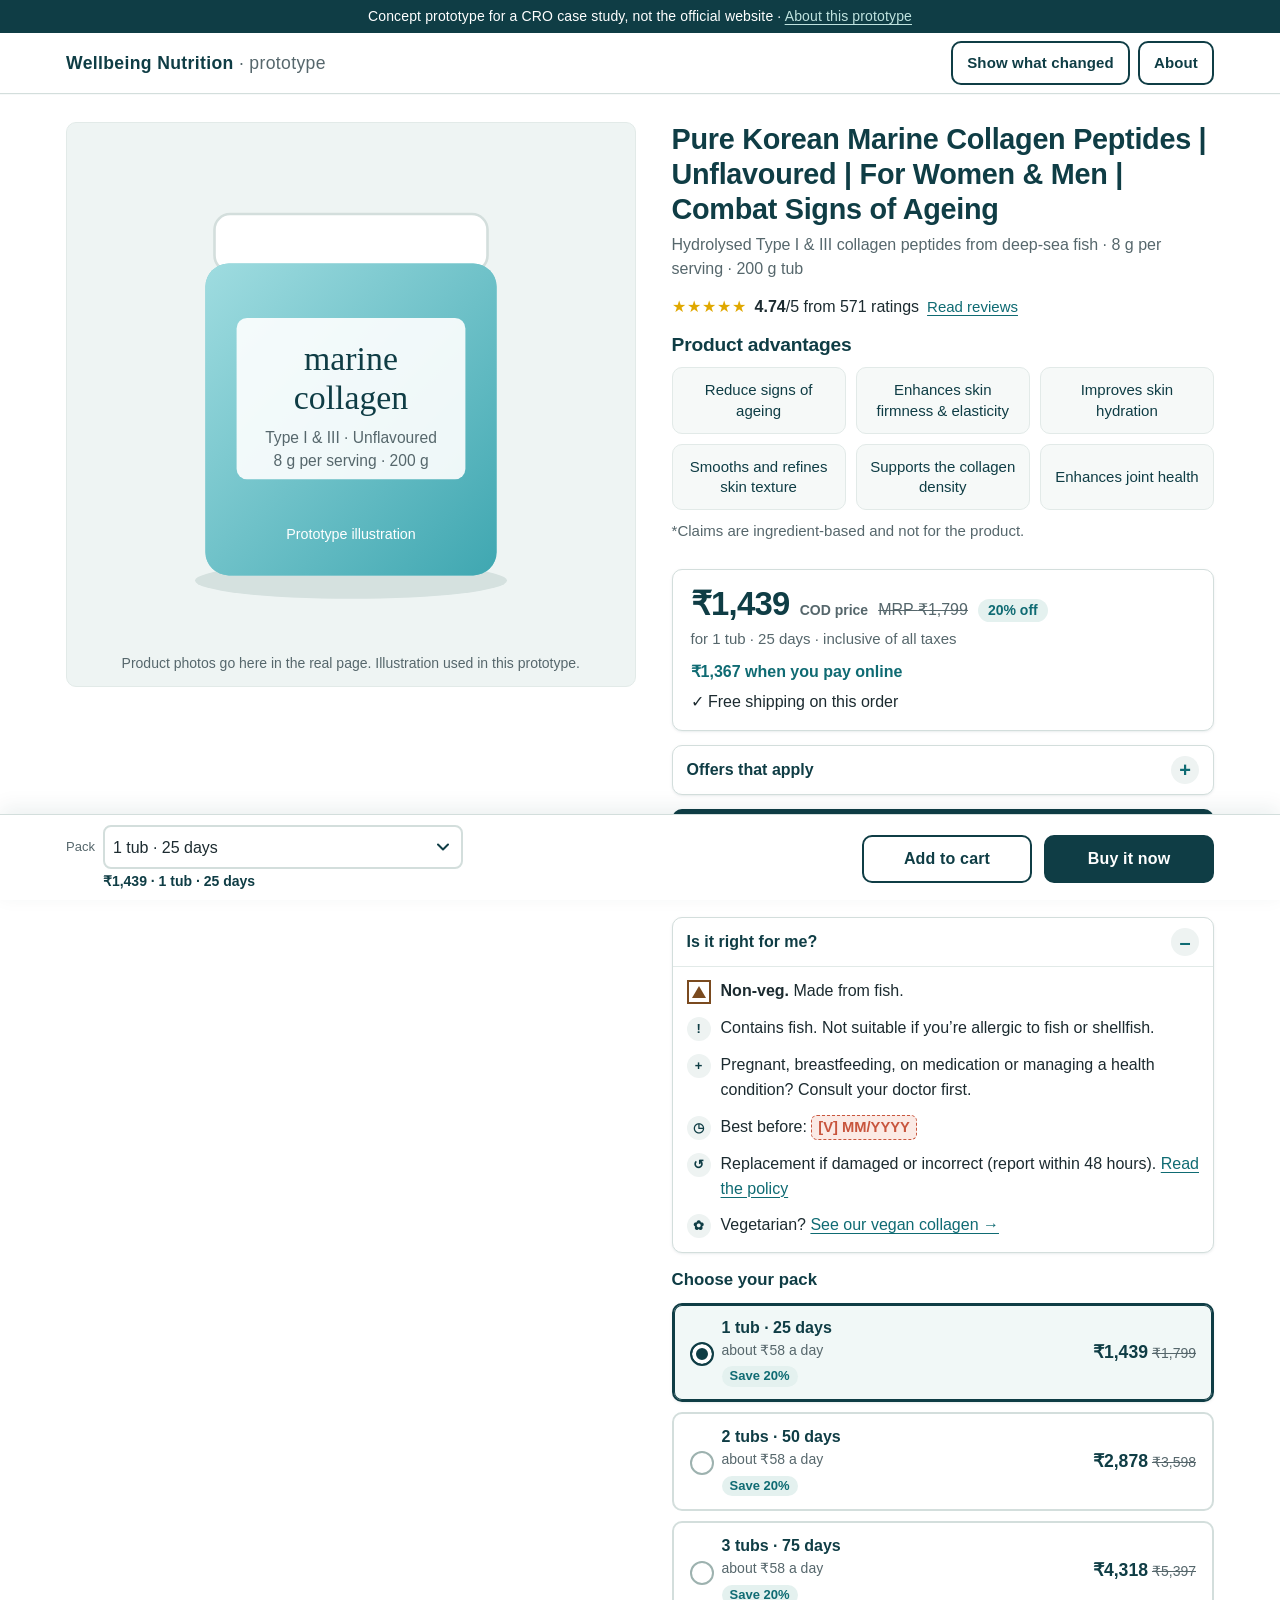
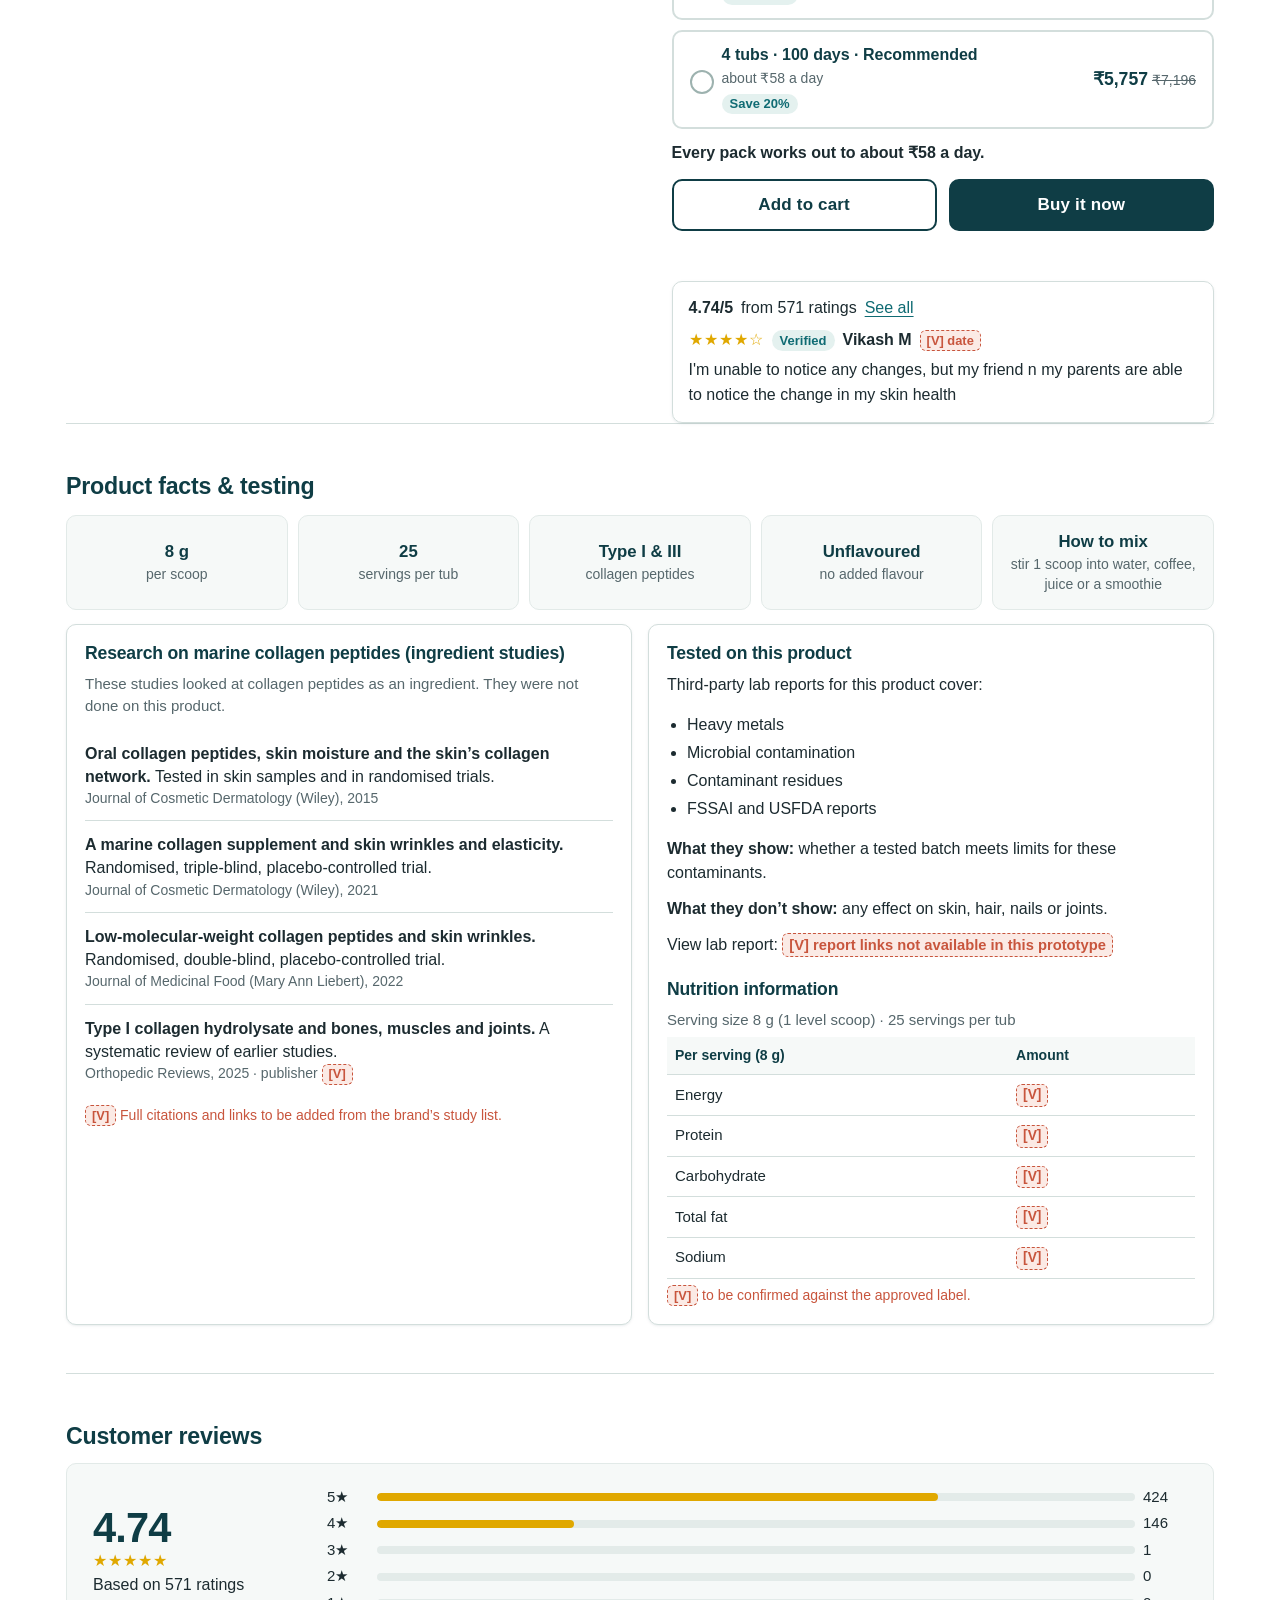
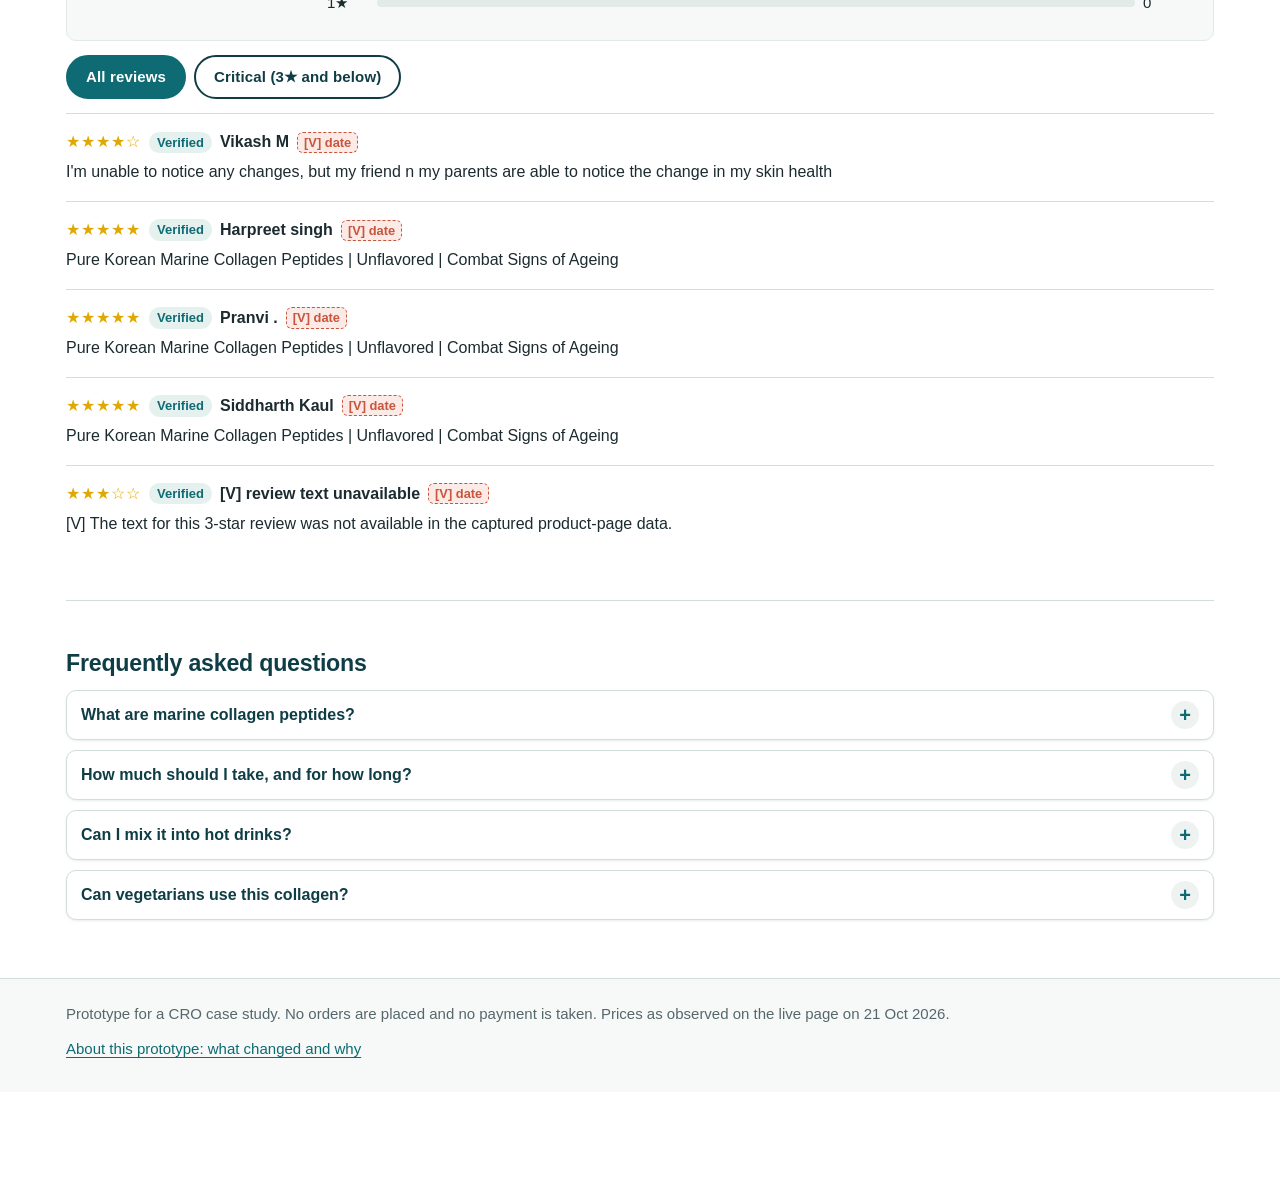
<file: index.html>
<!doctype html>
<html lang="en">
<head>
<meta charset="utf-8">
<meta name="viewport" content="width=device-width, initial-scale=1">
<title>Pure Korean Marine Collagen Peptides for Women &amp; Men · Improved product page (prototype)</title>
<meta name="description" content="CRO case-study prototype of an improved product page. Not the official website.">
<link rel="stylesheet" href="css/styles.css">
</head>
<body class="has-sticky">

<div class="proto-note">Concept prototype for a CRO case study, not the official website · <a href="about.html">About this prototype</a></div>

<header class="site-header">
  <div class="wrap">
    <a class="brand" href="index.html">Wellbeing Nutrition <span style="font-weight:400;color:#56676C">· prototype</span></a>
    <div class="header-actions">
      <button type="button" class="btn btn-secondary btn-small" id="toggle-changes" aria-pressed="false">Show what changed</button>
      <a class="btn btn-secondary btn-small" href="about.html">About</a>
    </div>
  </div>
</header>

<main class="wrap">
  <div class="product">

    <!-- 1. Gallery -->
    <figure class="gallery" style="margin:0">
      <img src="img/tub.svg" width="400" height="400" alt="Illustration of a 200 g tub of unflavoured Korean marine collagen peptides">
      <figcaption>Product photos go here in the real page. Illustration used in this prototype.</figcaption>
    </figure>

    <div class="buybox">
      <details class="chg">
        <summary><span class="chg-num">1</span>Fixes to the current page</summary>
        <div class="chg-body">
          <p><b>What changed:</b> removed “Only 13237 left in stock”, the “might run Out of Stock” exit pop-up, the “allergen-free” claim, the “Clinically Proven” badge, the “Backed by 20+ Clinical Studies” line and all absorption multipliers (4x, 1.5x, 5x); corrected journal publishers; Buy It Now now goes straight to checkout.</p>
          <p style="margin:0"><b>Friction addressed:</b> Friction 1 (the evidence isn’t believable) and Friction 3 (checkout adds pressure). These are factual and compliance fixes, so they ship without testing.</p>
        </div>
      </details>

      <!-- 2. Title -->
      <div>
        <h1>Pure Korean Marine Collagen Peptides | Unflavoured | For Women &amp; Men | Combat Signs of Ageing</h1>
        <p class="subtitle">Hydrolysed Type I &amp; III collagen peptides from deep-sea fish · 8 g per serving · 200 g tub</p>
      </div>

      <!-- 3. Rating -->
      <div class="rating-line">
        <span class="stars" aria-hidden="true">★★★★★</span>
        <span><b id="avg-inline">4.74</b>/5 from <span id="count-inline">571</span> ratings</span>
        <a href="#reviews">Read reviews</a>
      </div>

      <!-- 4. Product advantages -->
      <section aria-labelledby="benefits-h">
        <h2 id="benefits-h">Product advantages</h2>
        <ul class="benefits">
          <li>Reduce signs of ageing</li>
          <li>Enhances skin firmness &amp; elasticity</li>
          <li>Improves skin hydration</li>
          <li>Smooths and refines skin texture</li>
          <li>Supports the collagen density</li>
          <li>Enhances joint health</li>
        </ul>
        <p class="disclaimer" style="margin-top:10px">*Claims are ingredient-based and not for the product.</p>
      </section>

      <!-- 4. Price -->
      <details class="chg">
        <summary><span class="chg-num">4</span>Price and offer block</summary>
        <div class="chg-body">
          <p><b>What changed:</b> one headline price everyone pays (the COD price), the online price shown directly beneath instead of only at the payment step, all offers gathered in one “Offers that apply” block, and free shipping shown on the page.</p>
          <p style="margin:0"><b>Friction addressed:</b> the unclear final price (about eight offer messages; best price shown only at payment).</p>
        </div>
      </details>
      <section class="price-block" aria-label="Price">
        <div class="price-row">
          <span class="price-now" id="price-now">₹1,439</span>
          <span class="price-type">COD price</span>
          <span class="price-mrp">MRP <s id="price-mrp">₹1,799</s></span>
          <span class="price-off">20% off</span>
        </div>
        <p class="per-pack-note" id="price-pack">for 1 tub · 25 days · inclusive of all taxes</p>
        <p class="price-online" id="price-online">₹1,367 when you pay online</p>
        <p class="price-ship">✓ Free shipping on this order</p>
      </section>

      <!-- 5. Offers -->
      <details class="panel" id="offers">
        <summary>Offers that apply</summary>
        <div class="panel-body">
          <ul>
            <li><b>Flat 20% off</b> MRP: already included in the price above.</li>
            <li><b>Extra 5% off on online (prepaid) payment:</b> <span id="offer-online">₹1,367 for 1 tub</span>.</li>
            <li><b>Member price ₹1,367</b> for 1 tub (join the membership) + free Beauty Collagen Strawberry Watermelon Flavor Gift Sachets (box of 6).</li>
            <li><b>Get 10% OFF</b> sign-up offer: <span class="v">[V] terms to be confirmed</span></li>
          </ul>
          <p class="v-note" style="margin-top:10px"><span class="v">[V]</span> Which of these offers can be combined is being confirmed with the brand. Stacking rules will be stated here.</p>
        </div>
      </details>

      <!-- 6. Suitability panel -->
      <details class="chg">
        <summary><span class="chg-num">5</span>Suitability and safety panel</summary>
        <div class="chg-body">
          <p><b>What changed:</b> non-veg status, fish and shellfish allergy, a doctor note, best-before date, the replacement policy and a vegan alternative moved directly under the price, using the pack-label wording. The “allergen-free” claim was removed.</p>
          <p style="margin:0"><b>Friction addressed:</b> suitability and safety facts were buried in a spec table and long text, so buyers had to hunt or leave.</p>
        </div>
      </details>
      <details class="panel" id="suitability" open>
        <summary>Is it right for me?</summary>
        <div class="panel-body">
          <ul class="suit-list">
            <li><span class="nonveg" role="img" aria-label="Non-vegetarian symbol"></span><span><b>Non-veg.</b> Made from fish.</span></li>
            <li><span class="icon-dot" aria-hidden="true">!</span><span>Contains fish. Not suitable if you’re allergic to fish or shellfish.</span></li>
            <li><span class="icon-dot" aria-hidden="true">+</span><span>Pregnant, breastfeeding, on medication or managing a health condition? Consult your doctor first.</span></li>
            <li><span class="icon-dot" aria-hidden="true">◷</span><span>Best before: <span class="v">[V] MM/YYYY</span></span></li>
            <li><span class="icon-dot" aria-hidden="true">↺</span><span>Replacement if damaged or incorrect (report within 48 hours). <a href="about.html#policy">Read the policy</a></span></li>
            <li><span class="icon-dot" aria-hidden="true">✿</span><span>Vegetarian? <a id="vegan-link" href="https://wellbeingnutrition.com/collections/vegan-collagen" target="_blank" rel="noopener">See our vegan collagen →</a></span></li>
          </ul>
        </div>
      </details>

      <!-- 7. Pack selector -->
      <details class="chg">
        <summary><span class="chg-num">3</span>Regimen-based pack selector</summary>
        <div class="chg-body">
          <p><b>What changed:</b> packs are labelled by how long they last, with the cost per day, so the buyer can see that one tub covers 25 days while the label asks for a minimum of 3–4 months. The single tub stays the default; prices and offers are unchanged and no discount was added.</p>
          <p style="margin:0"><b>Friction addressed:</b> Friction 2 (the real commitment is hidden).</p>
        </div>
      </details>
      <section aria-label="Choose a pack">
        <fieldset class="packs">
          <legend>Choose your pack</legend>
          <div class="pack-options" id="pack-options"><!-- rendered from data.js --></div>
        </fieldset>
        <p class="per-day">Every pack works out to about ₹<span id="per-day">58</span> a day.</p>
        <p class="course-note" id="course-note" hidden>4 tubs: covers the 3–4 month course on the pack <span class="v">[V]</span></p>
      </section>

      <!-- 8. CTAs -->
      <div class="cta-row" id="ctas">
        <button type="button" class="btn btn-secondary" id="add-to-cart">Add to cart</button>
        <a class="btn btn-primary" id="buy-now" href="checkout.html?tubs=1">Buy it now</a>
      </div>
      <p class="cart-status" id="cart-status" role="status" aria-live="polite"></p>

      <!-- Review summary near the buy box -->
      <div class="featured-review" id="featured-review" aria-label="Featured review"><!-- rendered --></div>
    </div>
  </div>

  <!-- 9. Evidence module (directly below the benefit icons) -->
  <section class="section" id="evidence" aria-labelledby="evidence-h">
    <details class="chg">
      <summary><span class="chg-num">2</span>Consistent evidence module</summary>
      <div class="chg-body">
        <p><b>What changed:</b> one usage line from the pack label replaces four different results timelines; absorption multipliers removed; one nutrition panel; research on the ingredient clearly separated from tests on this product; quick facts gathered in one row.</p>
        <p style="margin:0"><b>Friction addressed:</b> Friction 1 (the evidence isn’t believable: claims contradicted each other).</p>
      </div>
    </details>
    <h2 id="evidence-h">Product facts &amp; testing</h2>
    <p class="usage"><strong>How to use</strong>One 8 g scoop daily, minimum 3–4 months.</p>
    <ul class="quick-facts" aria-label="Quick facts">
      <li><b>8 g</b><span>per scoop</span></li>
      <li><b>25</b><span>servings per tub</span></li>
      <li><b>Type I &amp; III</b><span>collagen peptides</span></li>
      <li><b>Unflavoured</b><span>no added flavour</span></li>
      <li><b>How to mix</b><span>stir 1 scoop into water, coffee, juice or a smoothie</span></li>
    </ul>

    <div class="evidence-grid">
      <div class="ev-card">
        <h3>Research on marine collagen peptides (ingredient studies)</h3>
        <p class="disclaimer">These studies looked at collagen peptides as an ingredient. They were not done on this product.</p>
        <div class="study">
          <p style="margin:0"><b>Oral collagen peptides, skin moisture and the skin’s collagen network.</b> Tested in skin samples and in randomised trials.</p>
          <p class="meta" style="margin:0">Journal of Cosmetic Dermatology (Wiley), 2015</p>
        </div>
        <div class="study">
          <p style="margin:0"><b>A marine collagen supplement and skin wrinkles and elasticity.</b> Randomised, triple-blind, placebo-controlled trial.</p>
          <p class="meta" style="margin:0">Journal of Cosmetic Dermatology (Wiley), 2021</p>
        </div>
        <div class="study">
          <p style="margin:0"><b>Low-molecular-weight collagen peptides and skin wrinkles.</b> Randomised, double-blind, placebo-controlled trial.</p>
          <p class="meta" style="margin:0">Journal of Medicinal Food (Mary Ann Liebert), 2022</p>
        </div>
        <div class="study">
          <p style="margin:0"><b>Type I collagen hydrolysate and bones, muscles and joints.</b> A systematic review of earlier studies.</p>
          <p class="meta" style="margin:0">Orthopedic Reviews, 2025 · publisher <span class="v">[V]</span></p>
        </div>
        <p class="v-note" style="margin:8px 0 0"><span class="v">[V]</span> Full citations and links to be added from the brand’s study list.</p>
      </div>

      <div class="ev-card">
        <h3>Tested on this product</h3>
        <p>Third-party lab reports for this product cover:</p>
        <ul class="lab-list">
          <li>Heavy metals</li>
          <li>Microbial contamination</li>
          <li>Contaminant residues</li>
          <li>FSSAI and USFDA reports</li>
        </ul>
        <p><b>What they show:</b> whether a tested batch meets limits for these contaminants.</p>
        <p><b>What they don’t show:</b> any effect on skin, hair, nails or joints.</p>
        <p style="margin:0">View lab report: <span class="v">[V] report links not available in this prototype</span></p>

        <h3 style="margin-top:22px">Nutrition information</h3>
        <p class="disclaimer" style="margin-bottom:6px">Serving size 8 g (1 level scoop) · 25 servings per tub</p>
        <table class="nutrition" aria-describedby="nutri-note">
          <thead><tr><th>Per serving (8 g)</th><th>Amount</th></tr></thead>
          <tbody>
            <tr><td>Energy</td><td><span class="v">[V]</span></td></tr>
            <tr><td>Protein</td><td><span class="v">[V]</span></td></tr>
            <tr><td>Carbohydrate</td><td><span class="v">[V]</span></td></tr>
            <tr><td>Total fat</td><td><span class="v">[V]</span></td></tr>
            <tr><td>Sodium</td><td><span class="v">[V]</span></td></tr>
          </tbody>
        </table>
        <p class="v-note" id="nutri-note" style="margin:6px 0 0"><span class="v">[V]</span> to be confirmed against the approved label.</p>
      </div>
    </div>
  </section>

  <!-- 10. Reviews -->
  <section class="section" id="reviews" aria-labelledby="reviews-h">
    <details class="chg">
      <summary><span class="chg-num">6</span>Believable reviews</summary>
      <div class="chg-body">
        <p><b>What changed:</b> a rating summary and a real, representative review near the buy box; a date shown on every review; a “Critical” filter; negative reviews shown in the list. No reviews were added or edited.</p>
        <p style="margin:0"><b>Friction addressed:</b> Friction 1 (reviews looked curated: 4.74 from 571 ratings with no one- or two-star reviews).</p>
      </div>
    </details>
    <h2 id="reviews-h">Customer reviews</h2>
    <div class="review-summary">
      <div>
        <div class="avg" id="avg">4.74</div>
        <div class="stars" aria-hidden="true">★★★★★</div>
        <div>Based on <span id="count">571</span> ratings</div>
      </div>
      <ul class="dist" id="dist" aria-label="Rating distribution"><!-- rendered --></ul>
    </div>
    <div class="filters" role="group" aria-label="Filter reviews">
      <button type="button" class="btn btn-secondary btn-small" data-filter="all" aria-pressed="true">All reviews</button>
      <button type="button" class="btn btn-secondary btn-small" data-filter="critical" aria-pressed="false">Critical (3★ and below)</button>
    </div>
    <div id="review-list" aria-live="polite"><!-- rendered --></div>
  </section>

  <!-- 11. FAQ -->
  <section class="section faq" id="faq" aria-labelledby="faq-h">
    <h2 id="faq-h">Frequently asked questions</h2>
    <details class="panel"><summary>What are marine collagen peptides?</summary>
      <div class="panel-body"><p style="margin:0">Short chains of amino acids made from fish skin or scales, rich in Type I and Type III collagen.</p></div></details>
    <details class="panel"><summary>How much should I take, and for how long?</summary>
      <div class="panel-body"><p style="margin:0">One 8 g scoop daily, minimum 3–4 months.</p></div></details>
    <details class="panel"><summary>Can I mix it into hot drinks?</summary>
      <div class="panel-body"><p style="margin:0">Yes. It dissolves in hot or cold drinks such as coffee, tea, juice or smoothies.</p></div></details>
    <details class="panel"><summary>Can vegetarians use this collagen?</summary>
      <div class="panel-body"><p style="margin:0">No. This product is made from fish, so it is not suitable for vegetarians. <a href="https://wellbeingnutrition.com/collections/vegan-collagen" target="_blank" rel="noopener">See our vegan collagen</a>.</p></div></details>
  </section>
</main>

<footer class="site-footer">
  <div class="wrap">
    <p>Prototype for a CRO case study. No orders are placed and no payment is taken. Prices as observed on the live page on 21 Oct 2026.</p>
    <p style="margin:0"><a href="about.html">About this prototype: what changed and why</a></p>
  </div>
</footer>

<!-- Sticky bar (phone only) -->
<div class="sticky-bar" id="sticky-bar" aria-label="Quick buy" aria-hidden="false">
  <div class="sticky-info">
    <label for="sticky-select">Pack</label>
    <select id="sticky-select"><!-- rendered --></select>
    <div class="sticky-price" id="sticky-price">₹1,439</div>
  </div>
  <button type="button" class="btn btn-secondary" id="sticky-add-to-cart">Add to cart</button>
  <a class="btn btn-primary" id="sticky-buy" href="checkout.html?tubs=1">Buy it now</a>
</div>

<script src="js/data.js"></script>
<script src="js/app.js"></script>
</body>
</html>
</file>
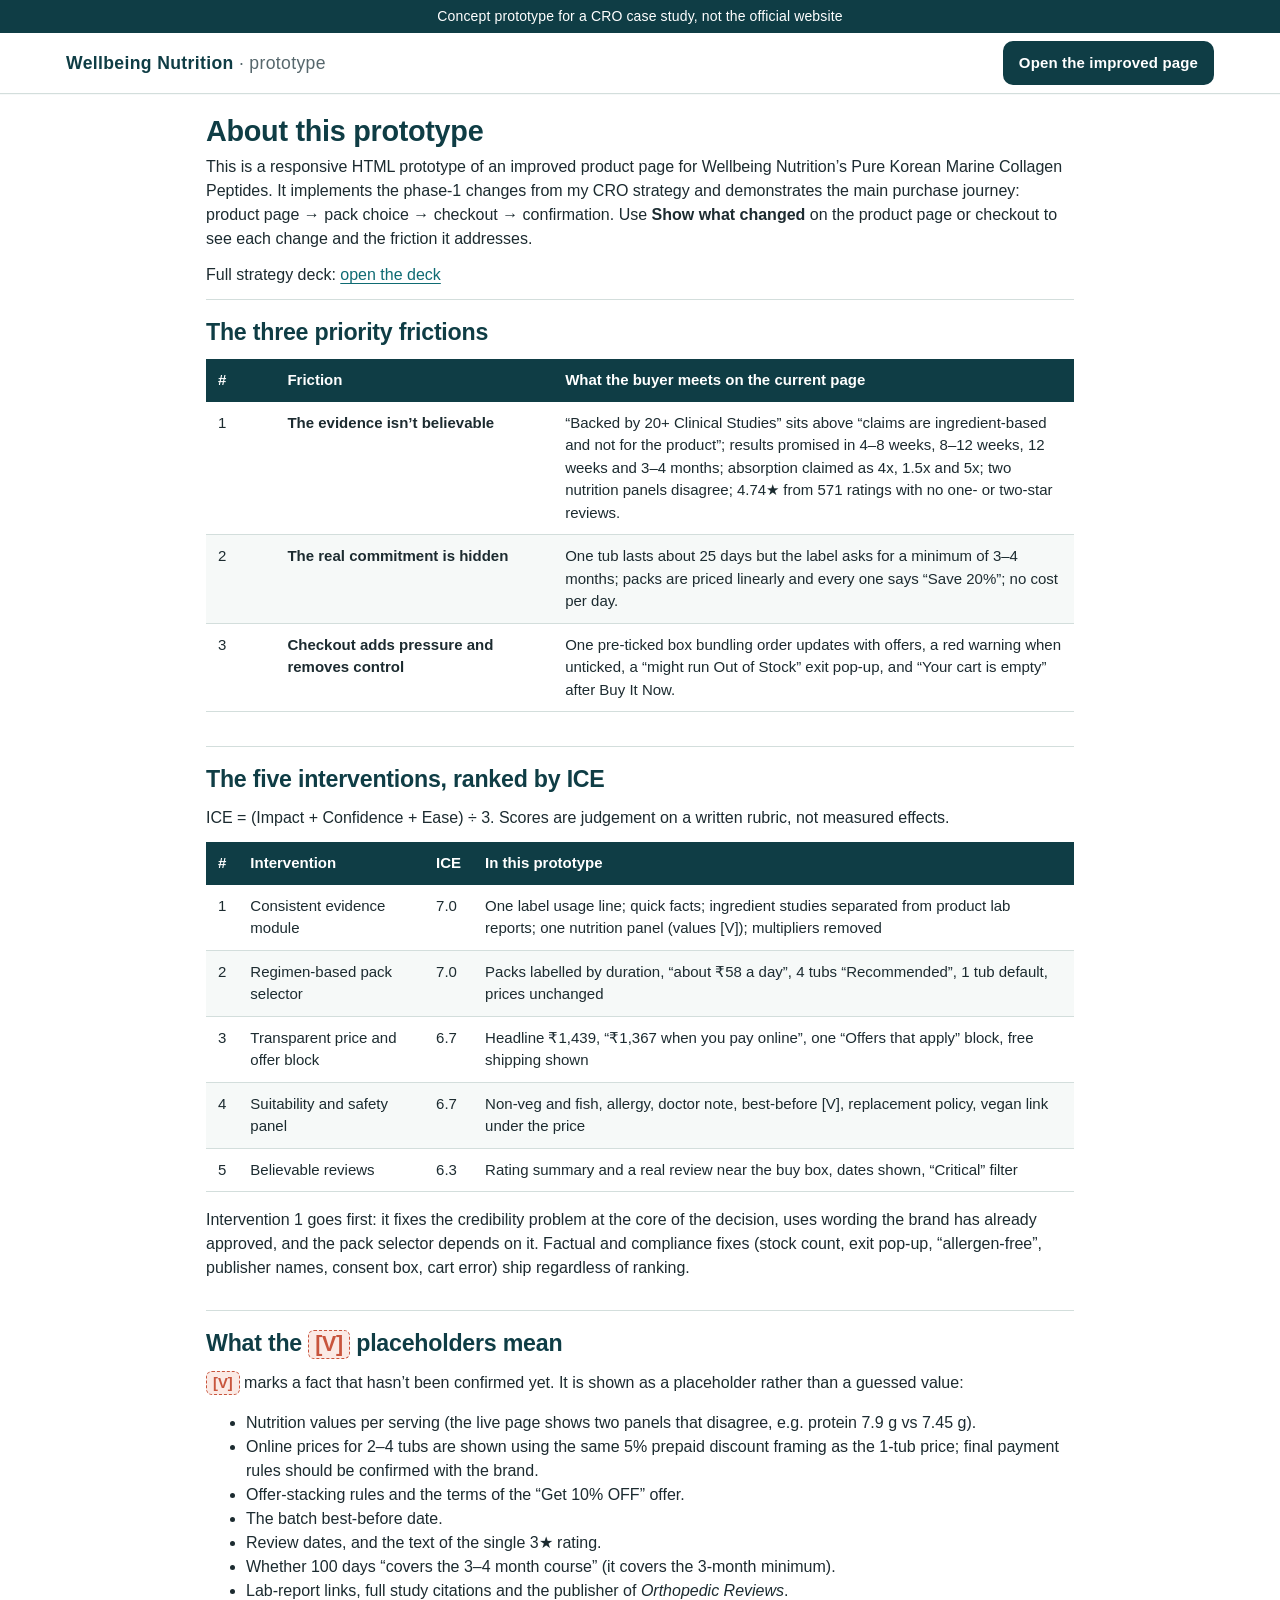
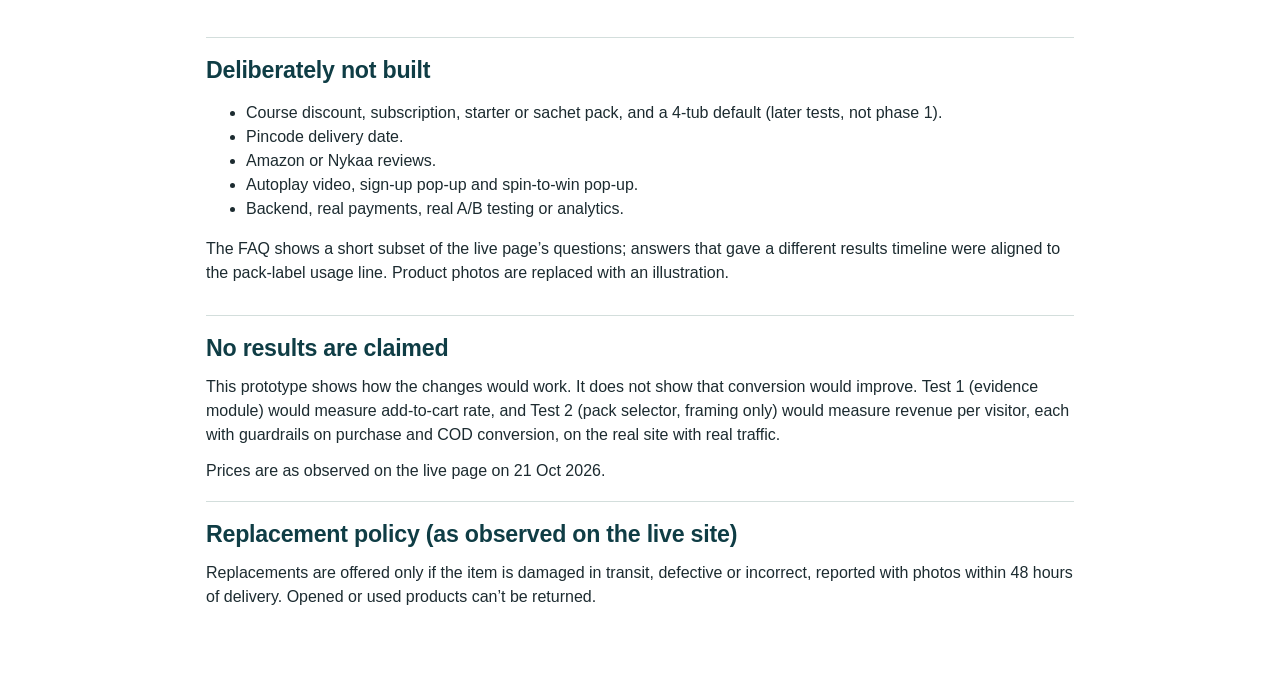
<file: about.html>
<!doctype html>
<html lang="en">
<head>
<meta charset="utf-8">
<meta name="viewport" content="width=device-width, initial-scale=1">
<title>About this prototype</title>
<link rel="stylesheet" href="css/styles.css">
</head>
<body>
<div class="proto-note">Concept prototype for a CRO case study, not the official website</div>
<header class="site-header">
  <div class="wrap">
    <a class="brand" href="index.html">Wellbeing Nutrition <span style="font-weight:400;color:#56676C">· prototype</span></a>
    <div class="header-actions"><a class="btn btn-primary btn-small" href="index.html">Open the improved page</a></div>
  </div>
</header>

<main class="wrap about" style="max-width:900px;padding-bottom:48px">
  <h1 style="margin-top:20px">About this prototype</h1>
  <p>This is a responsive HTML prototype of an improved product page for Wellbeing Nutrition’s Pure Korean Marine Collagen Peptides. It implements the phase-1 changes from my CRO strategy and demonstrates the main purchase journey: product page → pack choice → checkout → confirmation. Use <b>Show what changed</b> on the product page or checkout to see each change and the friction it addresses.</p>
  <p id="deck-line">Full strategy deck: <span id="deck-slot"><span class="v">[V] add the deck link in js/data.js (DECK_URL)</span></span></p>

  <section aria-labelledby="f-h">
    <h2 id="f-h">The three priority frictions</h2>
    <table>
      <thead><tr><th style="width:8%">#</th><th style="width:32%">Friction</th><th>What the buyer meets on the current page</th></tr></thead>
      <tr><td>1</td><td><b>The evidence isn’t believable</b></td><td>“Backed by 20+ Clinical Studies” sits above “claims are ingredient-based and not for the product”; results promised in 4–8 weeks, 8–12 weeks, 12 weeks and 3–4 months; absorption claimed as 4x, 1.5x and 5x; two nutrition panels disagree; 4.74★ from 571 ratings with no one- or two-star reviews.</td></tr>
      <tr><td>2</td><td><b>The real commitment is hidden</b></td><td>One tub lasts about 25 days but the label asks for a minimum of 3–4 months; packs are priced linearly and every one says “Save 20%”; no cost per day.</td></tr>
      <tr><td>3</td><td><b>Checkout adds pressure and removes control</b></td><td>One pre-ticked box bundling order updates with offers, a red warning when unticked, a “might run Out of Stock” exit pop-up, and “Your cart is empty” after Buy It Now.</td></tr>
    </table>
  </section>

  <section aria-labelledby="i-h">
    <h2 id="i-h">The five interventions, ranked by ICE</h2>
    <p>ICE = (Impact + Confidence + Ease) ÷ 3. Scores are judgement on a written rubric, not measured effects.</p>
    <div class="table-scroll">
    <table>
      <thead><tr><th>#</th><th>Intervention</th><th>ICE</th><th>In this prototype</th></tr></thead>
      <tr><td>1</td><td>Consistent evidence module</td><td>7.0</td><td>One label usage line; quick facts; ingredient studies separated from product lab reports; one nutrition panel (values [V]); multipliers removed</td></tr>
      <tr><td>2</td><td>Regimen-based pack selector</td><td>7.0</td><td>Packs labelled by duration, “about ₹58 a day”, 4 tubs “Recommended”, 1 tub default, prices unchanged</td></tr>
      <tr><td>3</td><td>Transparent price and offer block</td><td>6.7</td><td>Headline ₹1,439, “₹1,367 when you pay online”, one “Offers that apply” block, free shipping shown</td></tr>
      <tr><td>4</td><td>Suitability and safety panel</td><td>6.7</td><td>Non-veg and fish, allergy, doctor note, best-before [V], replacement policy, vegan link under the price</td></tr>
      <tr><td>5</td><td>Believable reviews</td><td>6.3</td><td>Rating summary and a real review near the buy box, dates shown, “Critical” filter</td></tr>
    </table>
    </div>
    <p>Intervention 1 goes first: it fixes the credibility problem at the core of the decision, uses wording the brand has already approved, and the pack selector depends on it. Factual and compliance fixes (stock count, exit pop-up, “allergen-free”, publisher names, consent box, cart error) ship regardless of ranking.</p>
  </section>

  <section aria-labelledby="v-h">
    <h2 id="v-h">What the <span class="v">[V]</span> placeholders mean</h2>
    <p><span class="v">[V]</span> marks a fact that hasn’t been confirmed yet. It is shown as a placeholder rather than a guessed value:</p>
    <ul>
      <li>Nutrition values per serving (the live page shows two panels that disagree, e.g. protein 7.9 g vs 7.45 g).</li>
      <li>Online prices for 2–4 tubs are shown using the same 5% prepaid discount framing as the 1-tub price; final payment rules should be confirmed with the brand.</li>
      <li>Offer-stacking rules and the terms of the “Get 10% OFF” offer.</li>
      <li>The batch best-before date.</li>
      <li>Review dates, and the text of the single 3★ rating.</li>
      <li>Whether 100 days “covers the 3–4 month course” (it covers the 3-month minimum).</li>
      <li>Lab-report links, full study citations and the publisher of <i>Orthopedic Reviews</i>.</li>
    </ul>
  </section>

  <section aria-labelledby="n-h">
    <h2 id="n-h">Deliberately not built</h2>
    <ul>
      <li>Course discount, subscription, starter or sachet pack, and a 4-tub default (later tests, not phase 1).</li>
      <li>Pincode delivery date.</li>
      <li>Amazon or Nykaa reviews.</li>
      <li>Autoplay video, sign-up pop-up and spin-to-win pop-up.</li>
      <li>Backend, real payments, real A/B testing or analytics.</li>
    </ul>
    <p>The FAQ shows a short subset of the live page’s questions; answers that gave a different results timeline were aligned to the pack-label usage line. Product photos are replaced with an illustration.</p>
  </section>

  <section aria-labelledby="r-h">
    <h2 id="r-h">No results are claimed</h2>
    <p>This prototype shows how the changes would work. It does not show that conversion would improve. Test 1 (evidence module) would measure add-to-cart rate, and Test 2 (pack selector, framing only) would measure revenue per visitor, each with guardrails on purchase and COD conversion, on the real site with real traffic.</p>
    <p style="margin:0">Prices are as observed on the live page on <span id="observed">21 Oct 2026</span>.</p>
  </section>

  <section id="policy" aria-labelledby="p-h">
    <h2 id="p-h">Replacement policy (as observed on the live site)</h2>
    <p style="margin:0">Replacements are offered only if the item is damaged in transit, defective or incorrect, reported with photos within 48 hours of delivery. Opened or used products can’t be returned.</p>
  </section>
</main>
<script src="js/data.js"></script>
<script>
(function () {
  var url = window.WN.DECK_URL;
  if (url) {
    var a = document.createElement('a');
    a.href = url; a.target = '_blank'; a.rel = 'noopener'; a.textContent = 'open the deck';
    var slot = document.getElementById('deck-slot'); slot.innerHTML = ''; slot.appendChild(a);
  }
  document.getElementById('observed').textContent = window.WN.PRICES_OBSERVED;
})();
</script>
</body>
</html>
</file>
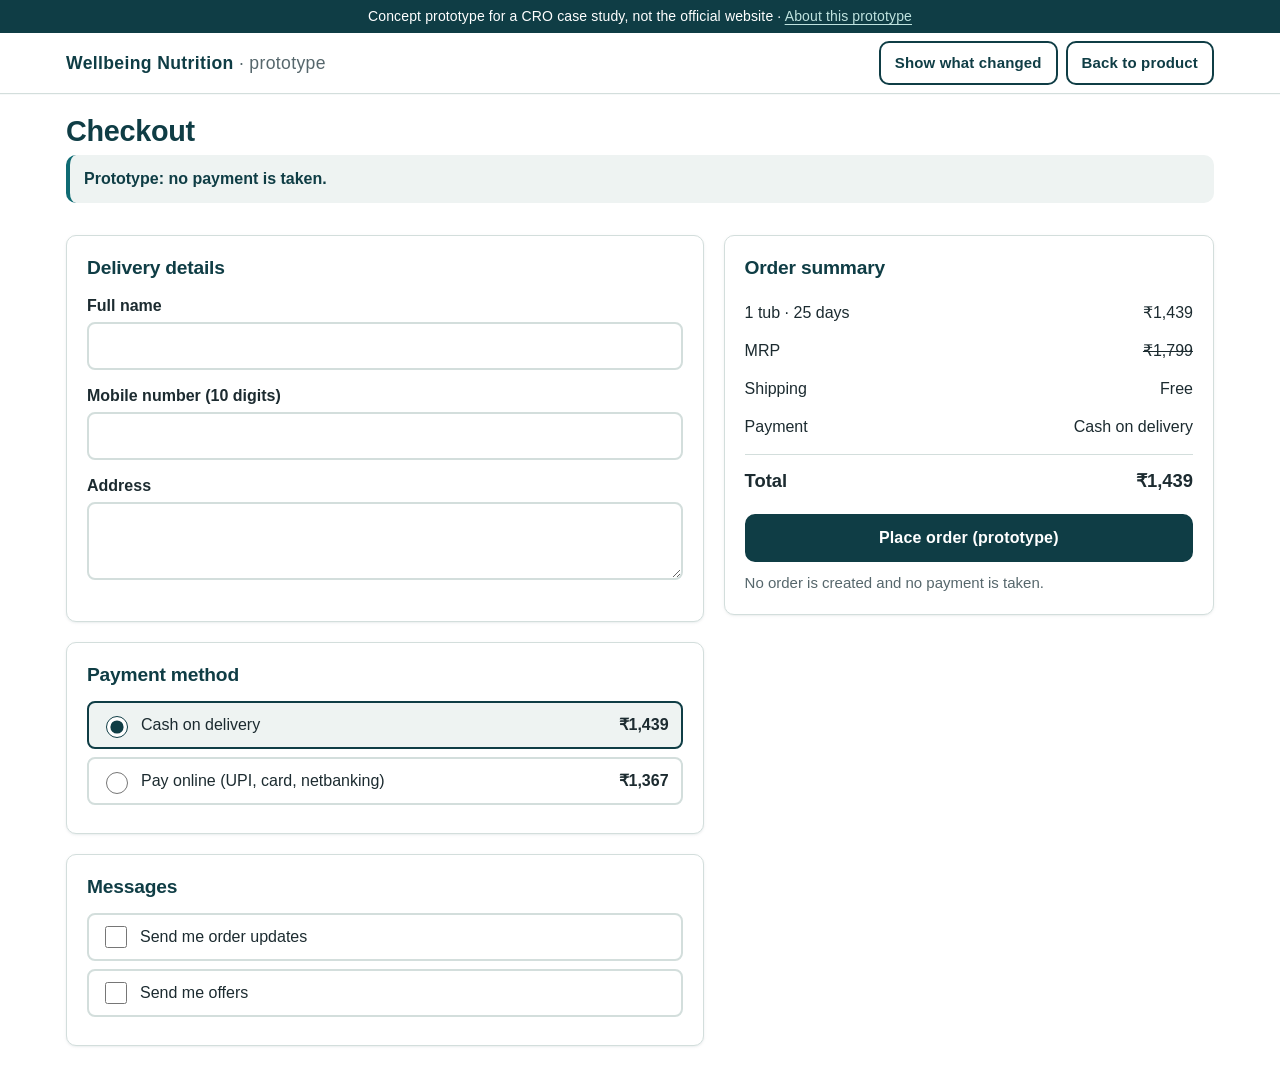
<file: checkout.html>
<!doctype html>
<html lang="en">
<head>
<meta charset="utf-8">
<meta name="viewport" content="width=device-width, initial-scale=1">
<title>Checkout · prototype</title>
<link rel="stylesheet" href="css/styles.css">
</head>
<body>
<div class="proto-note">Concept prototype for a CRO case study, not the official website · <a href="about.html">About this prototype</a></div>
<header class="site-header">
  <div class="wrap">
    <a class="brand" href="index.html">Wellbeing Nutrition <span style="font-weight:400;color:#56676C">· prototype</span></a>
    <div class="header-actions">
      <button type="button" class="btn btn-secondary btn-small" id="toggle-changes" aria-pressed="false">Show what changed</button>
      <a class="btn btn-secondary btn-small" id="back-link" href="index.html">Back to product</a>
    </div>
  </div>
</header>

<main class="wrap">
  <h1 style="margin-top:20px">Checkout</h1>
  <p class="notice" role="note">Prototype: no payment is taken.</p>
  <p class="v-note" id="invalid-note" hidden>The pack in the link wasn’t recognised, so the default pack (1 tub) is shown.</p>

  <form class="checkout" id="checkout-form" novalidate>
    <div>
      <section class="card" aria-labelledby="contact-h">
        <h2 id="contact-h">Delivery details</h2>
        <div class="field">
          <label for="name">Full name</label>
          <input id="name" name="name" autocomplete="name" required aria-describedby="name-err">
          <div class="error" id="name-err"></div>
        </div>
        <div class="field">
          <label for="phone">Mobile number (10 digits)</label>
          <input id="phone" name="phone" inputmode="numeric" autocomplete="tel-national" maxlength="10" required aria-describedby="phone-err">
          <div class="error" id="phone-err"></div>
        </div>
        <div class="field">
          <label for="address">Address</label>
          <textarea id="address" name="address" rows="3" autocomplete="street-address" required aria-describedby="address-err"></textarea>
          <div class="error" id="address-err"></div>
        </div>
      </section>

      <section class="card" aria-labelledby="pay-h" style="margin-top:20px">
        <h2 id="pay-h">Payment method</h2>
        <fieldset style="border:0;padding:0;margin:0">
          <legend class="visually-hidden">Payment method</legend>
          <label class="choice"><input type="radio" name="pay" value="cod" checked> Cash on delivery <span class="choice-price" id="price-cod">₹1,439</span></label>
          <label class="choice"><input type="radio" name="pay" value="online"> Pay online (UPI, card, netbanking) <span class="choice-price" id="price-online-opt">₹1,367</span></label>
        </fieldset>
      </section>

      <section class="card" aria-labelledby="consent-h" style="margin-top:20px">
        <details class="chg">
          <summary><span class="chg-num">7</span>Checkout consent</summary>
          <div class="chg-body">
            <p><b>What changed:</b> order updates and offers are two separate boxes, both unticked, with no warning when left unticked. Prices match the product page; there is no exit pop-up, countdown or “out of stock” message.</p>
            <p style="margin:0"><b>Friction addressed:</b> Friction 3 (checkout adds pressure and removes control: one pre-ticked box bundled order updates with offers and showed a red warning when unticked).</p>
          </div>
        </details>
        <h2 id="consent-h">Messages</h2>
        <label class="choice"><input type="checkbox" name="updates" id="consent-updates"> Send me order updates</label>
        <label class="choice"><input type="checkbox" name="offers" id="consent-offers"> Send me offers</label>
      </section>
    </div>

    <aside class="card" aria-labelledby="summary-h">
      <h2 id="summary-h">Order summary</h2>
      <div class="order-line"><span id="sum-pack">1 tub · 25 days</span><span id="sum-price">₹1,439</span></div>
      <div class="order-line"><span>MRP</span><s id="sum-mrp">₹1,799</s></div>
      <div class="order-line"><span>Shipping</span><span>Free</span></div>
      <div class="order-line"><span>Payment</span><span id="sum-method">Cash on delivery</span></div>
      <div class="order-line order-total"><span>Total</span><span id="sum-total">₹1,439</span></div>
      <p class="v-note" id="sum-note" hidden></p>
      <button type="submit" class="btn btn-primary" style="width:100%;margin-top:12px">Place order (prototype)</button>
      <p style="font-size:15px;color:#56676C;margin:10px 0 0">No order is created and no payment is taken.</p>
    </aside>
  </form>
</main>

<script src="js/data.js"></script>
<script src="js/checkout.js"></script>
</body>
</html>
</file>
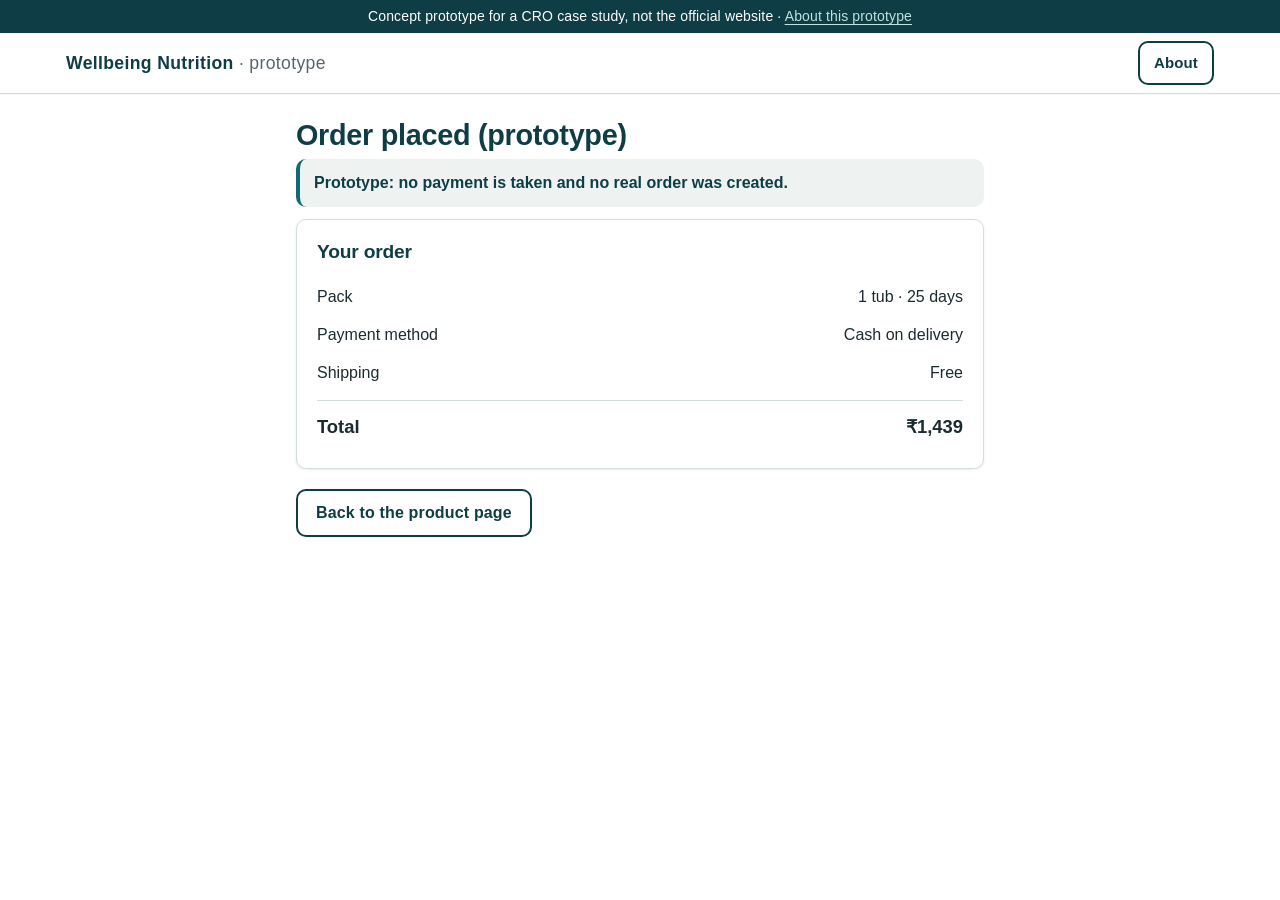
<file: confirmation.html>
<!doctype html>
<html lang="en">
<head>
<meta charset="utf-8">
<meta name="viewport" content="width=device-width, initial-scale=1">
<title>Order confirmation · prototype</title>
<link rel="stylesheet" href="css/styles.css">
</head>
<body>
<div class="proto-note">Concept prototype for a CRO case study, not the official website · <a href="about.html">About this prototype</a></div>
<header class="site-header">
  <div class="wrap">
    <a class="brand" href="index.html">Wellbeing Nutrition <span style="font-weight:400;color:#56676C">· prototype</span></a>
    <div class="header-actions"><a class="btn btn-secondary btn-small" href="about.html">About</a></div>
  </div>
</header>
<main class="wrap" style="padding:24px 16px 48px;max-width:720px">
  <h1>Order placed (prototype)</h1>
  <p class="notice" role="note">Prototype: no payment is taken and no real order was created.</p>
  <section class="card" aria-labelledby="conf-h">
    <h2 id="conf-h">Your order</h2>
    <div class="order-line"><span>Pack</span><span id="c-pack"></span></div>
    <div class="order-line"><span>Payment method</span><span id="c-method"></span></div>
    <div class="order-line"><span>Shipping</span><span>Free</span></div>
    <div class="order-line order-total"><span>Total</span><span id="c-total"></span></div>
    <p class="v-note" id="c-note" hidden></p>
  </section>
  <p style="margin-top:20px"><a class="btn btn-secondary" href="index.html">Back to the product page</a></p>
</main>
<script src="js/data.js"></script>
<script>
(function () {
  var WN = window.WN, $ = function (id) { return document.getElementById(id); };
  var pack = WN.packFromUrl().pack;
  var pay = new URLSearchParams(location.search).get('pay') === 'online' ? 'online' : 'cod';
  var t = WN.totalFor(pack, pay);
  $('c-pack').textContent = pack.label;
  $('c-method').textContent = pay === 'online' ? 'Pay online' : 'Cash on delivery';
  $('c-total').textContent = WN.rupees(t.amount);
  if (!t.confirmed) { $('c-note').hidden = false; $('c-note').innerHTML = '<span class="v">[V]</span> Online price for this pack not confirmed; pack price shown.'; }
})();
</script>
</body>
</html>
</file>
<file: css/styles.css>
/* Mobile-first styles for the HTML prototype */
:root {
  --ink: #1C2B30; --deep: #0F3D45; --teal: #0F6B73; --mist: #EEF3F2; --line: #D3DEDC;
  --slate: #56676C; --coral: #C8553D; --coral-bg: #FBEAE5; --white: #FFFFFF; --brown: #7A4A1F;
  --focus: #F2A900; --radius: 10px;
}
* { box-sizing: border-box; }
html { -webkit-text-size-adjust: 100%; }
body { margin: 0; font-family: Arial, Helvetica, sans-serif; font-size: 16px; line-height: 1.5; color: var(--ink); background: var(--white); overflow-x: hidden; }
img, svg { max-width: 100%; height: auto; display: block; }
a { color: var(--teal); }
h1, h2, h3 { line-height: 1.25; color: var(--deep); }
h1 { font-size: 1.55rem; margin: 0 0 6px; }
h2 { font-size: 1.3rem; margin: 0 0 12px; }
h3 { font-size: 1.05rem; margin: 16px 0 8px; }
p { margin: 0 0 12px; }
:focus-visible { outline: 3px solid var(--focus); outline-offset: 2px; }
.visually-hidden { position: absolute !important; width: 1px; height: 1px; overflow: hidden; clip: rect(0 0 0 0); white-space: nowrap; }
.wrap { max-width: 1180px; margin: 0 auto; padding: 0 16px; }

/* Header */
.proto-note { background: var(--deep); color: #fff; font-size: 14px; text-align: center; padding: 6px 12px; }
.proto-note a { color: #BFE3DF; }
.site-header { border-bottom: 1px solid var(--line); background: #fff; }
.site-header .wrap { display: flex; align-items: center; justify-content: space-between; gap: 12px; min-height: 60px; flex-wrap: wrap; padding-top: 6px; padding-bottom: 6px; }
.brand { font-weight: 700; color: var(--deep); text-decoration: none; letter-spacing: .02em; font-size: 1.05rem; }
.header-actions { display: flex; gap: 8px; align-items: center; flex-wrap: wrap; }

/* Buttons */
.btn { display: inline-flex; align-items: center; justify-content: center; min-height: 48px; padding: 10px 18px; border-radius: 8px; border: 2px solid var(--deep); font-size: 16px; font-weight: 700; cursor: pointer; text-decoration: none; letter-spacing: .03em; }
.btn-primary { background: var(--deep); color: #fff; }
.btn-secondary { background: #fff; color: var(--deep); }
.btn-small { min-height: 44px; padding: 8px 14px; font-size: 15px; }
.btn[aria-pressed="true"] { background: var(--teal); color: #fff; border-color: var(--teal); }

/* Product layout: mobile = one column in spec order */
.product { display: flex; flex-direction: column; gap: 16px; padding-top: 16px; }
.gallery { background: var(--mist); border-radius: var(--radius); overflow: hidden; }
.gallery figcaption { font-size: 14px; color: var(--slate); padding: 8px 12px; }
.buybox { display: flex; flex-direction: column; gap: 14px; }
.subtitle { color: var(--slate); margin: 0; }
.rating-line { display: flex; align-items: center; gap: 8px; flex-wrap: wrap; }
.stars { color: #E0A800; letter-spacing: 1px; }
.rating-line a { font-size: 15px; }

/* Price block */
.price-block { border: 1px solid var(--line); border-radius: var(--radius); padding: 14px; }
.price-row { display: flex; align-items: baseline; gap: 10px; flex-wrap: wrap; }
.price-now { font-size: 1.9rem; font-weight: 700; color: var(--deep); }
.price-type { color: var(--slate); font-size: 14px; font-weight: 700; }
.price-mrp { color: var(--slate); text-decoration: line-through; }
.price-off { color: var(--teal); font-weight: 700; }
.price-online { margin: 6px 0 0; font-weight: 700; color: var(--teal); }
.price-ship { margin: 6px 0 0; }
.per-pack-note { font-size: 15px; color: var(--slate); margin-top: 4px; }

/* details / disclosures */
details.panel { border: 1px solid var(--line); border-radius: var(--radius); background: #fff; }
details.panel > summary { list-style: none; cursor: pointer; min-height: 48px; display: flex; align-items: center; justify-content: space-between; gap: 8px; padding: 10px 14px; font-weight: 700; color: var(--deep); }
details.panel > summary::-webkit-details-marker { display: none; }
details.panel > summary::after { content: "+"; font-size: 22px; line-height: 1; color: var(--teal); }
details.panel[open] > summary::after { content: "–"; }
.panel-body { padding: 0 14px 14px; }
.panel-body ul { margin: 0; padding-left: 20px; }
.panel-body li { margin-bottom: 8px; }

/* Placeholder style for unconfirmed (V) items */
.v { display: inline-block; border: 1.5px dashed var(--coral); color: var(--coral); background: var(--coral-bg); border-radius: 6px; padding: 0 6px; font-weight: 700; font-size: 0.92em; }
.v-note { font-size: 14px; color: var(--coral); }

/* Suitability panel */
.suit-list { list-style: none; padding: 0 !important; }
.suit-list li { display: flex; gap: 10px; align-items: flex-start; }
.icon-dot { flex: none; width: 24px; height: 24px; border-radius: 50%; background: var(--mist); color: var(--deep); display: inline-flex; align-items: center; justify-content: center; font-size: 13px; font-weight: 700; margin-top: 1px; }
.nonveg { flex: none; width: 24px; height: 24px; border: 2px solid var(--brown); display: inline-flex; align-items: center; justify-content: center; margin-top: 1px; }
.nonveg::before { content: ""; width: 0; height: 0; border-left: 7px solid transparent; border-right: 7px solid transparent; border-bottom: 12px solid var(--brown); }

/* Pack selector */
fieldset.packs { border: 0; padding: 0; margin: 0; }
fieldset.packs legend { font-weight: 700; color: var(--deep); margin-bottom: 8px; padding: 0; }
.pack-options { display: grid; grid-template-columns: 1fr; gap: 8px; }
.pack { position: relative; }
.pack input { position: absolute; opacity: 0; width: 1px; height: 1px; }
.pack label { display: flex; justify-content: space-between; align-items: center; gap: 10px; min-height: 56px; padding: 10px 14px; border: 2px solid var(--line); border-radius: var(--radius); cursor: pointer; background: #fff; }
.pack label .pack-name { font-weight: 700; color: var(--deep); }
.pack-day { color: var(--slate); font-size: 14px; }
.pack label .pack-price { text-align: right; white-space: nowrap; }
.pack label .pack-price s { color: var(--slate); font-size: 14px; margin-left: 4px; }
.pack .tag { display: inline-block; background: var(--deep); color: #fff; border-radius: 4px; padding: 1px 6px; font-size: 13px; font-weight: 700; margin-left: 6px; vertical-align: 1px; }
.pack .tag.offer { background: var(--mist); color: var(--teal); }
.pack input:checked + label { border-color: var(--deep); background: var(--mist); box-shadow: inset 0 0 0 1px var(--deep); }
.pack input:focus-visible + label { outline: 3px solid var(--focus); outline-offset: 2px; }
.per-day { margin: 10px 0 0; font-weight: 700; }
.course-note { margin: 4px 0 0; font-size: 15px; color: var(--slate); }

.cta-row { display: grid; grid-template-columns: 1fr 1fr; gap: 10px; }
.cart-status { font-size: 15px; margin: 0; min-height: 22px; }

/* Content sections */
.section { padding: 28px 0; border-top: 1px solid var(--line); }
.benefits { display: grid; grid-template-columns: repeat(2, 1fr); gap: 10px; list-style: none; padding: 0; margin: 0; }
.benefits li { background: var(--mist); border-radius: var(--radius); padding: 12px; font-size: 15px; text-align: center; min-height: 64px; display: flex; align-items: center; justify-content: center; }
.usage { background: var(--deep); color: #fff; border-radius: var(--radius); padding: 16px; font-size: 1.1rem; }
.usage strong { color: #BFE3DF; display: block; font-size: 14px; letter-spacing: .06em; text-transform: uppercase; margin-bottom: 4px; }
.quick-facts { display: grid; grid-template-columns: repeat(2, 1fr); gap: 8px; list-style: none; padding: 0; margin: 14px 0; }
.quick-facts li { border: 1px solid var(--line); border-radius: var(--radius); padding: 10px; text-align: center; }
.quick-facts b { display: block; color: var(--deep); }
.quick-facts span { font-size: 14px; color: var(--slate); }
.evidence-grid { display: grid; grid-template-columns: 1fr; gap: 16px; }
.ev-card { border: 1px solid var(--line); border-radius: var(--radius); padding: 14px; }
.ev-card h3 { margin-top: 0; }
.study { padding: 10px 0; border-top: 1px solid var(--line); }
.study:first-of-type { border-top: 0; }
.study .meta { font-size: 14px; color: var(--slate); }
.disclaimer { font-size: 15px; color: var(--slate); }
table.nutrition { width: 100%; border-collapse: collapse; font-size: 15px; }
table.nutrition th, table.nutrition td { border-bottom: 1px solid var(--line); padding: 6px 4px; text-align: left; }
.lab-list { padding-left: 20px; }

/* Reviews */
.review-summary { display: grid; grid-template-columns: 1fr; gap: 14px; }
.avg { font-size: 2.2rem; font-weight: 700; color: var(--deep); line-height: 1; }
.dist { list-style: none; padding: 0; margin: 0; }
.dist li { display: grid; grid-template-columns: 42px 1fr 44px; gap: 8px; align-items: center; font-size: 15px; margin-bottom: 4px; }
.bar { height: 10px; background: var(--mist); border-radius: 5px; overflow: hidden; }
.bar i { display: block; height: 100%; background: #E0A800; }
.filters { display: flex; gap: 8px; flex-wrap: wrap; margin: 14px 0; }
.review { border-top: 1px solid var(--line); padding: 14px 0; }
.review-head { display: flex; flex-wrap: wrap; gap: 8px; align-items: center; }
.badge-verified { background: var(--deep); color: #fff; font-size: 13px; padding: 1px 6px; border-radius: 4px; }
.review-date { font-size: 14px; }
.featured-review { border: 1px solid var(--line); border-radius: var(--radius); padding: 12px 14px; }
.featured-review p { margin: 6px 0 0; }
.empty-state { color: var(--slate); padding: 12px 0; }

/* FAQ */
.faq details.panel { margin-bottom: 8px; }

/* "What changed" markers */
details.chg { display: none; margin: 8px 0; border: 2px solid var(--focus); border-radius: var(--radius); background: #FFF8E1; }
body.show-changes details.chg { display: block; }
details.chg > summary { cursor: pointer; min-height: 44px; display: flex; align-items: center; gap: 8px; padding: 8px 12px; font-weight: 700; color: #5B4300; list-style: none; }
details.chg > summary::-webkit-details-marker { display: none; }
.chg-num { display: inline-flex; width: 26px; height: 26px; border-radius: 50%; background: var(--focus); color: #3A2B00; align-items: center; justify-content: center; font-size: 14px; flex: none; }
details.chg .chg-body { padding: 0 12px 12px; font-size: 15px; }

/* Sticky bar: phone only */
.sticky-bar { position: fixed; left: 0; right: 0; bottom: 0; z-index: 20; background: #fff; border-top: 1px solid var(--line); box-shadow: 0 -4px 12px rgba(0,0,0,.06); padding: 8px 12px calc(8px + env(safe-area-inset-bottom)); display: grid; grid-template-columns: 1fr 1fr; gap: 8px; align-items: center; }
.sticky-bar[aria-hidden="true"] { visibility: hidden; pointer-events: none; }
.sticky-info { grid-column: 1 / -1; display: grid; grid-template-columns: auto 1fr; gap: 2px 8px; align-items: center; }
.sticky-bar label { font-size: 13px; color: var(--slate); display: block; }
.sticky-bar select { width: 100%; min-height: 44px; font-size: 16px; border: 2px solid var(--line); border-radius: 8px; padding: 6px 8px; background: #fff; color: var(--ink); }
.sticky-bar .sticky-price { grid-column: 2; font-size: 14px; font-weight: 700; color: var(--deep); }
body.has-sticky { padding-bottom: 132px; }

/* Footer */
.site-footer { border-top: 1px solid var(--line); padding: 24px 0 32px; color: var(--slate); font-size: 15px; }

/* Checkout */
.checkout { display: grid; grid-template-columns: 1fr; gap: 20px; padding: 20px 0 40px; }
.card { border: 1px solid var(--line); border-radius: var(--radius); padding: 16px; }
.notice { background: var(--mist); border-radius: var(--radius); padding: 12px 14px; font-weight: 700; color: var(--deep); }
.order-line { display: flex; justify-content: space-between; gap: 12px; padding: 6px 0; }
.order-total { border-top: 1px solid var(--line); margin-top: 6px; padding-top: 10px; font-weight: 700; font-size: 1.15rem; }
.field { margin-bottom: 14px; }
.field label { display: block; font-weight: 700; margin-bottom: 4px; }
.field input, .field textarea { width: 100%; min-height: 48px; font-size: 16px; padding: 10px 12px; border: 2px solid var(--line); border-radius: 8px; font-family: inherit; }
.field input[aria-invalid="true"], .field textarea[aria-invalid="true"] { border-color: var(--coral); }
.error { color: var(--coral); font-size: 15px; margin-top: 4px; min-height: 0; }
.choice { display: flex; align-items: center; gap: 10px; min-height: 48px; padding: 8px 12px; border: 2px solid var(--line); border-radius: 8px; margin-bottom: 8px; cursor: pointer; }
.choice input { width: 22px; height: 22px; flex: none; }
.choice:has(input:checked) { border-color: var(--deep); background: var(--mist); }
.choice .choice-price { margin-left: auto; font-weight: 700; white-space: nowrap; }

/* About page */
.about table { width: 100%; border-collapse: collapse; font-size: 15px; margin-bottom: 16px; }
.about th { background: var(--deep); color: #fff; text-align: left; padding: 8px; }
.about td { border-bottom: 1px solid var(--line); padding: 8px; vertical-align: top; }
.about section { padding: 18px 0; border-top: 1px solid var(--line); }
.table-scroll { overflow-x: auto; }

/* Laptop */
@media (min-width: 1024px) {
  h1 { font-size: 1.9rem; }
  .product { display: grid; grid-template-columns: 1.05fr 1fr; gap: 36px; align-items: start; padding-top: 28px; }
  .gallery { position: sticky; top: 16px; }
  .benefits { grid-template-columns: repeat(6, 1fr); }
  .quick-facts { grid-template-columns: repeat(5, 1fr); }
  .evidence-grid { grid-template-columns: 1fr 1fr; }
  .review-summary { grid-template-columns: 220px 1fr; align-items: center; }
  .sticky-bar { display: none; }
  .sticky-bar.is-visible { display: grid; }
  body.has-sticky { padding-bottom: 0; }
  .checkout { grid-template-columns: 1.3fr 1fr; align-items: start; }
}

/* =====================================================================
   Visual polish layer (presentation only)
   Added after the original rules so it is easy to review or remove.
   No selectors here change behaviour, content, IDs, names or routes.
   ===================================================================== */
:root {
  --surface: #F6F9F8; --hairline: #E2EAE8; --deep-hover: #0A2F36; --teal-soft: #E4F1EF;
  --shadow-sm: 0 1px 2px rgba(15, 61, 69, .06), 0 1px 4px rgba(15, 61, 69, .04);
  --shadow-md: 0 6px 18px rgba(15, 61, 69, .10);
  --ease: 160ms ease;
}

/* Typography: system UI stack for crisper rendering on each platform */
body { font-family: -apple-system, BlinkMacSystemFont, "Segoe UI", Roboto, "Helvetica Neue", Arial, sans-serif; -webkit-font-smoothing: antialiased; text-rendering: optimizeLegibility; }
h1, h2, h3 { letter-spacing: -.01em; }
h1 { line-height: 1.22; }
.subtitle { line-height: 1.5; }
a { text-underline-offset: 3px; text-decoration-thickness: 1px; transition: color var(--ease); }
a:hover { color: var(--deep); }

/* Header */
.proto-note { letter-spacing: .01em; }
.site-header { box-shadow: 0 1px 0 rgba(15, 61, 69, .03); }
.brand { font-size: 1.1rem; }

/* Buttons: consistent radius, hover/press feedback */
.btn { border-radius: 10px; letter-spacing: .01em; line-height: 1.2; text-align: center;
  transition: background-color var(--ease), border-color var(--ease), color var(--ease), box-shadow var(--ease), transform 80ms ease; }
.btn-primary:hover { background: var(--deep-hover); border-color: var(--deep-hover); color: #fff; box-shadow: var(--shadow-md); }
.btn-secondary:not([aria-pressed="true"]):hover { background: var(--mist); color: var(--deep); }
.btn[aria-pressed="true"]:hover { background: #0C5C63; border-color: #0C5C63; color: #fff; }
.btn:active { transform: translateY(1px); }
.filters .btn { border-radius: 999px; padding-left: 18px; padding-right: 18px; }

/* Gallery: centred illustration, background matched to the artwork */
.gallery { background: #EEF4F3; border: 1px solid var(--hairline); }
.gallery img { width: 100%; max-width: 460px; margin: 0 auto; }
.gallery figcaption { text-align: center; padding: 10px 14px 12px; }

/* Product advantages */
.buybox h2 { font-size: 1.15rem; margin-bottom: 10px; }
.benefits li { background: var(--surface); border: 1px solid var(--hairline); color: var(--deep); line-height: 1.35; padding: 12px 10px; }
@media (min-width: 600px) { .benefits { grid-template-columns: repeat(3, 1fr); } }

/* Price block */
.price-block { padding: 16px 18px; box-shadow: var(--shadow-sm); background: #fff; }
.price-row { row-gap: 4px; }
.price-now { font-size: 2.05rem; letter-spacing: -.02em; line-height: 1.1; }
.price-off { background: var(--teal-soft); border-radius: 999px; padding: 1px 10px; font-size: 14px; }
.per-pack-note { margin: 6px 0 0; }
.price-online { margin-top: 10px; }

/* Disclosure panels */
details.panel { box-shadow: var(--shadow-sm); transition: border-color var(--ease); }
details.panel > summary { border-radius: calc(var(--radius) - 1px); transition: background-color var(--ease); }
details.panel > summary:hover { background: var(--surface); }
details.panel[open] > summary { border-bottom: 1px solid var(--hairline); border-bottom-left-radius: 0; border-bottom-right-radius: 0; margin-bottom: 12px; }
details.panel > summary::after { flex: none; width: 28px; height: 28px; border-radius: 50%; background: var(--mist); display: inline-flex; align-items: center; justify-content: center; font-size: 20px; }
.panel-body { line-height: 1.55; }
.suit-list li { margin-bottom: 12px; }
.suit-list li:last-child { margin-bottom: 0; }

/* Pack selector: visible radio indicator, hover and selected states */
fieldset.packs legend { font-size: 1.05rem; margin-bottom: 10px; }
.pack-options { gap: 10px; }
.pack label { position: relative; padding: 12px 16px 12px 48px; line-height: 1.4;
  transition: border-color var(--ease), background-color var(--ease), box-shadow var(--ease); }
.pack label::before { content: ""; position: absolute; left: 16px; top: 50%; width: 20px; height: 20px; margin-top: -10px;
  border: 2px solid #9DB2AF; border-radius: 50%; background: #fff; transition: border-color var(--ease), box-shadow var(--ease), background-color var(--ease); }
.pack label:hover { border-color: #9DB2AF; box-shadow: var(--shadow-sm); }
.pack input:checked + label { background: #F1F8F7; box-shadow: inset 0 0 0 1px var(--deep), var(--shadow-sm); }
.pack input:checked + label::before { border-color: var(--deep); background: var(--deep); box-shadow: inset 0 0 0 4px #fff; }
.pack label .pack-price b { font-size: 1.1rem; color: var(--deep); }
.pack .tag.offer { margin-top: 5px; border-radius: 999px; padding: 1px 8px; background: var(--teal-soft); }
.per-day { margin-top: 12px; }

/* Primary call-to-action row */
.cta-row { gap: 12px; }
.cta-row .btn { min-height: 52px; font-size: 17px; }

/* Review summary near the buy box */
.featured-review { padding: 14px 16px; box-shadow: var(--shadow-sm); }

/* Content sections */
.section { padding: 36px 0; }
.usage { box-shadow: var(--shadow-sm); line-height: 1.45; }
.quick-facts { gap: 10px; }
.quick-facts li { background: var(--surface); border-color: var(--hairline); padding: 14px 10px; display: flex; flex-direction: column; justify-content: center; line-height: 1.4; }
.quick-facts b { font-size: 1.05rem; margin-bottom: 2px; }
@media (max-width: 1023px) { .quick-facts li:last-child:nth-child(odd) { grid-column: 1 / -1; } }
.ev-card { padding: 18px; box-shadow: var(--shadow-sm); background: #fff; }
.ev-card h3 { font-size: 1.1rem; }
.study { padding: 12px 0; line-height: 1.45; }
.lab-list li { margin-bottom: 4px; }
table.nutrition th { background: var(--surface); color: var(--deep); font-size: 14px; padding: 8px 8px; }
table.nutrition td { padding: 8px 8px; }

/* Reviews */
.review-summary { background: var(--surface); border: 1px solid var(--hairline); border-radius: var(--radius); padding: 18px; }
.avg { font-size: 2.6rem; letter-spacing: -.02em; }
.bar { height: 8px; border-radius: 999px; background: #E3EBE9; }
.bar i { border-radius: 999px; }
.review { padding: 16px 0; }
.review p { line-height: 1.55; }
.badge-verified { background: var(--teal-soft); color: var(--teal); font-weight: 700; border-radius: 999px; padding: 1px 8px; }

/* FAQ */
.faq details.panel { margin-bottom: 10px; }

/* Footer */
.site-footer { background: var(--surface); }

/* Sticky quick-buy bar */
.sticky-bar { background: #fff;
  box-shadow: 0 -6px 20px rgba(15, 61, 69, .08); padding-top: 10px; }
.sticky-bar select { -webkit-appearance: none; appearance: none; padding-right: 36px; cursor: pointer;
  background-image: url("data:image/svg+xml,%3Csvg xmlns='http://www.w3.org/2000/svg' width='12' height='8' viewBox='0 0 12 8'%3E%3Cpath d='M1 1.5l5 5 5-5' fill='none' stroke='%230F3D45' stroke-width='2' stroke-linecap='round' stroke-linejoin='round'/%3E%3C/svg%3E");
  background-repeat: no-repeat; background-position: right 12px center; transition: border-color var(--ease); }
.sticky-bar select:hover { border-color: #9DB2AF; }
@media (min-width: 768px) {
  /* Tablet and laptop: one compact row aligned to the page width */
  .sticky-bar { grid-template-columns: minmax(0, 1fr) 170px 170px; gap: 12px;
    padding-left: max(16px, calc((100% - 1180px) / 2 + 16px)); padding-right: max(16px, calc((100% - 1180px) / 2 + 16px)); }
  .sticky-info { grid-column: 1; grid-template-columns: auto minmax(0, 360px); justify-content: start; }
  body.has-sticky { padding-bottom: 96px; }
}

/* Forms (checkout) */
input[type="radio"], input[type="checkbox"] { accent-color: var(--deep); }
.field input, .field textarea { transition: border-color var(--ease), box-shadow var(--ease); }
.field input:hover, .field textarea:hover { border-color: #B5C6C3; }
.field input:focus, .field textarea:focus { border-color: var(--teal); box-shadow: 0 0 0 3px rgba(15, 107, 115, .14); }
.field input[aria-invalid="true"], .field textarea[aria-invalid="true"] { background: #FFF9F7; }
.field input[aria-invalid="true"]:focus, .field textarea[aria-invalid="true"]:focus { border-color: var(--coral); box-shadow: 0 0 0 3px rgba(200, 85, 61, .14); }
.choice { transition: border-color var(--ease), background-color var(--ease); }
.choice:hover { border-color: #9DB2AF; }
.card { padding: 20px; box-shadow: var(--shadow-sm); background: #fff; }
.card h2 { font-size: 1.2rem; margin-bottom: 14px; }
.notice { border-left: 4px solid var(--teal); }
.order-line { padding: 7px 0; }
.order-total { margin-top: 8px; padding-top: 12px; }

/* About page tables */
.about th { padding: 10px 12px; }
.about td { padding: 10px 12px; }
.about tbody tr:nth-child(even) td { background: var(--surface); }

@media (min-width: 1024px) {
  h1 { font-size: 1.8rem; }
  h2 { font-size: 1.45rem; }
  .buybox h2, .card h2 { font-size: 1.2rem; }
  .section { padding: 48px 0; }
  .gallery img { max-width: 520px; }
  .review-summary { padding: 22px 26px; }
  .checkout > aside.card { position: sticky; top: 16px; }
}

@media (prefers-reduced-motion: reduce) {
  *, *::before, *::after { transition: none !important; }
  .btn:active { transform: none; }
}
</file>
